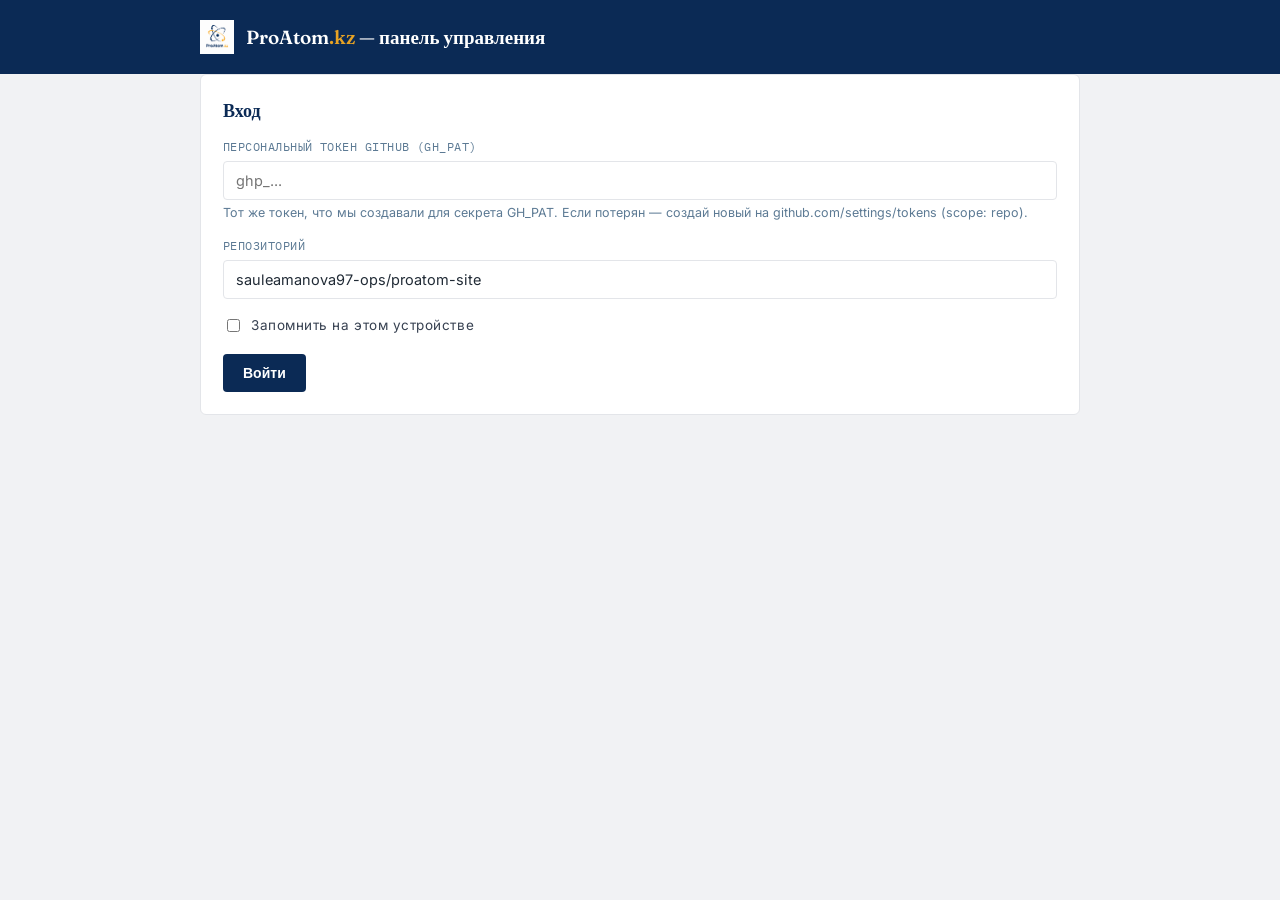
<file: admin.html>
<!DOCTYPE html>
<html lang="ru">
<head>
<meta charset="UTF-8">
<meta name="viewport" content="width=device-width, initial-scale=1.0">
<title>Панель управления — ProAtom.kz</title>
<link rel="icon" href="assets/logo.png">
<link href="https://fonts.googleapis.com/css2?family=Fraunces:wght@600;700&family=Inter:wght@400;500;600;700&family=IBM+Plex+Mono:wght@400;500&display=swap" rel="stylesheet">
<style>
:root{
  --navy:#0B2A55; --navy-2:#123769; --amber:#E8A324; --amber-dim:#C98A17;
  --steel:#5C7A94; --paper:#FFFFFF; --paper-2:#F1F2F4; --ink:#212B36; --ink-soft:#374151;
  --line:#E3E5E9; --radius:6px;
}
*{ box-sizing:border-box; }
body{ margin:0; background:var(--paper-2); color:var(--ink); font-family:'Inter',sans-serif; line-height:1.5; }
.wrap{ max-width:920px; margin:0 auto; padding:0 20px; }
header{ background:var(--navy); color:#fff; padding:20px 0; }
header .wrap{ display:flex; align-items:center; gap:12px; }
header img{ height:34px; }
header h1{ font-family:'Fraunces',serif; font-size:19px; margin:0; font-weight:600; }
header .kz{ color:var(--amber); }
main{ padding:28px 0 80px; }
.card{ background:var(--paper); border:1px solid var(--line); border-radius:var(--radius); padding:22px; margin-bottom:20px; }
.card h2{ font-family:'Fraunces',serif; font-size:18px; color:var(--navy); margin:0 0 14px; }
label{ display:block; font-family:'IBM Plex Mono',monospace; font-size:11.5px; text-transform:uppercase; letter-spacing:.04em; color:var(--steel); margin:14px 0 6px; }
label:first-child{ margin-top:0; }
input[type=text], input[type=password], input[type=date], textarea, select{
  width:100%; padding:10px 12px; border:1px solid var(--line); border-radius:4px;
  font-family:'Inter',sans-serif; font-size:14.5px; color:var(--ink); background:#fff;
}
textarea{ resize:vertical; font-family:'Inter',sans-serif; }
input[type=file]{ margin-top:2px; }
.row2{ display:grid; grid-template-columns:1fr 1fr; gap:14px; }
.btn{
  display:inline-flex; align-items:center; gap:8px; background:var(--navy); color:#fff;
  border:0; padding:11px 20px; border-radius:4px; font-weight:600; font-size:14px; cursor:pointer;
}
.btn:hover{ background:var(--navy-2); }
.btn.secondary{ background:var(--paper-2); color:var(--ink); border:1px solid var(--line); }
.btn.secondary:hover{ background:var(--line); }
.btn.danger{ background:#fff; color:#B3261E; border:1px solid #E7B4AF; }
.btn.danger:hover{ background:#FBEAE9; }
.btn:disabled{ opacity:.5; cursor:not-allowed; }
.tabs{ display:flex; gap:6px; margin-bottom:20px; }
.tab-btn{
  background:none; border:1px solid var(--line); padding:9px 16px; border-radius:4px;
  font-weight:600; font-size:14px; color:var(--steel); cursor:pointer;
}
.tab-btn.active{ background:var(--navy); color:#fff; border-color:var(--navy); }
.hidden{ display:none !important; }
.post-row{
  display:flex; gap:14px; align-items:center; padding:12px 0; border-bottom:1px solid var(--line);
}
.post-row:last-child{ border-bottom:0; }
.post-row img{ width:64px; height:48px; object-fit:cover; border-radius:4px; background:var(--paper-2); flex-shrink:0; }
.post-row .info{ flex:1; min-width:0; }
.post-row .title{ font-weight:600; font-size:14.5px; color:var(--navy); overflow:hidden; text-overflow:ellipsis; white-space:nowrap; }
.post-row .date{ font-family:'IBM Plex Mono',monospace; font-size:11.5px; color:var(--steel); margin-top:2px; }
.post-row .actions{ display:flex; gap:8px; flex-shrink:0; }
.post-row .actions button{ font-size:12.5px; padding:7px 12px; }
.status{ font-size:13.5px; padding:10px 14px; border-radius:4px; margin-bottom:16px; }
.status.ok{ background:#EAF6EC; color:#1E7A34; }
.status.err{ background:#FBEAE9; color:#B3261E; }
.status.info{ background:#EAF1FB; color:#1D4E89; }
.help{ font-size:12.5px; color:var(--steel); margin-top:4px; }
.spinner{ display:inline-block; width:14px; height:14px; border:2px solid rgba(255,255,255,.4); border-top-color:#fff; border-radius:50%; animation:spin .7s linear infinite; }
@keyframes spin{ to{ transform:rotate(360deg); } }
</style>
</head>
<body>

<header>
  <div class="wrap">
    <img src="assets/logo.png" alt="">
    <h1>ProAtom<span class="kz">.kz</span> — панель управления</h1>
  </div>
</header>

<main class="wrap">

  <div id="status-box"></div>

  <!-- ЭКРАН ВХОДА -->
  <div id="login-screen" class="card">
    <h2>Вход</h2>
    <label for="gh-token">Персональный токен GitHub (GH_PAT)</label>
    <input type="password" id="gh-token" placeholder="ghp_...">
    <div class="help">Тот же токен, что мы создавали для секрета GH_PAT. Если потерян — создай новый на github.com/settings/tokens (scope: repo).</div>

    <label for="gh-repo">Репозиторий</label>
    <input type="text" id="gh-repo" value="sauleamanova97-ops/proatom-site">

    <div style="margin-top:16px; display:flex; align-items:center; gap:8px;">
      <input type="checkbox" id="remember" style="width:auto;">
      <label for="remember" style="margin:0; text-transform:none; font-family:'Inter',sans-serif; font-size:13.5px; color:var(--ink-soft);">Запомнить на этом устройстве</label>
    </div>

    <div style="margin-top:18px;">
      <button class="btn" id="login-btn">Войти</button>
    </div>
  </div>

  <!-- ОСНОВНАЯ ПАНЕЛЬ -->
  <div id="panel" class="hidden">
    <div style="display:flex; justify-content:space-between; align-items:center; margin-bottom:18px;">
      <div class="tabs">
        <button class="tab-btn active" data-tab="news">Новости</button>
        <button class="tab-btn" data-tab="contacts">Контакты</button>
      </div>
      <button class="btn secondary" id="logout-btn" style="font-size:13px;">Выйти</button>
    </div>

    <!-- ВКЛАДКА: НОВОСТИ -->
    <div id="tab-news">
      <div class="card">
        <div style="display:flex; justify-content:space-between; align-items:center; margin-bottom:6px;">
          <h2 style="margin:0;">Лента новостей</h2>
          <button class="btn" id="add-post-btn">+ Добавить новость</button>
        </div>
        <div id="post-list"><p class="help">Загрузка…</p></div>
      </div>
    </div>

    <!-- ФОРМА НОВОСТИ (скрыта по умолчанию) -->
    <div id="post-form-card" class="card hidden">
      <h2 id="post-form-title">Новая новость</h2>
      <input type="hidden" id="post-id">

      <label>Заголовок</label>
      <textarea id="post-title" rows="2"></textarea>

      <div class="row2">
        <div>
          <label>Тег 1</label>
          <input type="text" id="post-tag1" placeholder="Казахстан">
        </div>
        <div>
          <label>Тег 2</label>
          <input type="text" id="post-tag2" placeholder="АЭС">
        </div>
      </div>

      <label>Дата (как показывать на сайте)</label>
      <input type="text" id="post-date" placeholder="26 июля 2026">

      <label>Короткий анонс (видно сразу, до нажатия «Читать полностью»)</label>
      <textarea id="post-excerpt" rows="2"></textarea>

      <label>Полный текст</label>
      <textarea id="post-full" rows="8"></textarea>

      <label>Фото</label>
      <input type="file" id="post-image" accept="image/*">
      <div class="help" id="post-image-current"></div>

      <div style="margin-top:20px; display:flex; gap:10px;">
        <button class="btn" id="save-post-btn">Сохранить</button>
        <button class="btn secondary" id="cancel-post-btn">Отмена</button>
      </div>
    </div>

    <!-- ВКЛАДКА: КОНТАКТЫ -->
    <div id="tab-contacts" class="hidden">
      <div class="card">
        <h2>Страница контактов</h2>

        <label>Telegram (username без @)</label>
        <input type="text" id="c-telegram" placeholder="nuclearkz">

        <label>Почта редакции</label>
        <input type="text" id="c-email" placeholder="info@proatom.kz">

        <label>Адрес</label>
        <input type="text" id="c-address" placeholder="Казахстан, город Астана">

        <label>Текст «О проекте»</label>
        <textarea id="c-about" rows="4"></textarea>

        <div style="margin-top:20px;">
          <button class="btn" id="save-contacts-btn">Сохранить</button>
        </div>
      </div>
    </div>

  </div>
</main>

<script>
const REPO_KEY = 'proatom_admin_repo';
const TOKEN_KEY = 'proatom_admin_token';
let TOKEN = '';
let REPO = '';
const MARKER = '<!-- NEW-POSTS-INSERT-HERE -->';

function showStatus(msg, type){
  const box = document.getElementById('status-box');
  box.innerHTML = '<div class="status ' + (type||'info') + '">' + msg + '</div>';
  if (type === 'ok') setTimeout(function(){ box.innerHTML = ''; }, 4000);
}
function clearStatus(){ document.getElementById('status-box').innerHTML = ''; }

function ghHeaders(){
  return {
    'Authorization': 'token ' + TOKEN,
    'Accept': 'application/vnd.github+json'
  };
}

async function ghGetFile(path){
  const res = await fetch('https://api.github.com/repos/' + REPO + '/contents/' + path, { headers: ghHeaders() });
  if (!res.ok) throw new Error('Не удалось загрузить ' + path + ' (код ' + res.status + ')');
  const data = await res.json();
  const content = decodeURIComponent(escape(atob(data.content.replace(/\n/g, ''))));
  return { content: content, sha: data.sha };
}

async function ghPutFile(path, content, sha, message){
  const body = {
    message: message,
    content: btoa(unescape(encodeURIComponent(content))),
    branch: 'main'
  };
  if (sha) body.sha = sha;
  const res = await fetch('https://api.github.com/repos/' + REPO + '/contents/' + path, {
    method: 'PUT',
    headers: Object.assign({'Content-Type':'application/json'}, ghHeaders()),
    body: JSON.stringify(body)
  });
  if (!res.ok) {
    const err = await res.json().catch(function(){ return {}; });
    throw new Error('Ошибка сохранения ' + path + ': ' + (err.message || res.status));
  }
  return res.json();
}

async function ghPutBinaryFile(path, base64, message){
  const res = await fetch('https://api.github.com/repos/' + REPO + '/contents/' + path, {
    method: 'PUT',
    headers: Object.assign({'Content-Type':'application/json'}, ghHeaders()),
    body: JSON.stringify({ message: message, content: base64, branch: 'main' })
  });
  if (!res.ok) {
    const err = await res.json().catch(function(){ return {}; });
    throw new Error('Ошибка загрузки фото: ' + (err.message || res.status));
  }
  return res.json();
}

function fileToBase64(file){
  return new Promise(function(resolve, reject){
    const reader = new FileReader();
    reader.onload = function(){ resolve(reader.result.split(',')[1]); };
    reader.onerror = reject;
    reader.readAsDataURL(file);
  });
}

function escapeHtml(str){
  const div = document.createElement('div');
  div.textContent = str;
  return div.innerHTML;
}

// ---------- Разбор index.html на отдельные новости ----------
function parsePosts(html){
  const posts = [];
  const re = /<article class="post" id="([^"]+)">([\s\S]*?)<\/article>/g;
  let m;
  while ((m = re.exec(html)) !== null) {
    const id = m[1];
    const block = m[2];
    const img = (block.match(/<div class="post-media"><img src="([^"]*)"/) || [])[1] || '';
    const tags = [];
    const tagRe = /<span class="post-tag">([^<]*)<\/span>/g;
    let tm;
    while ((tm = tagRe.exec(block)) !== null) tags.push(tm[1]);
    const title = (block.match(/<h3><a href="[^"]*">([\s\S]*?)<\/a><\/h3>/) || [])[1] || '';
    const excerpt = (block.match(/<p class="post-excerpt">([\s\S]*?)<\/p>/) || [])[1] || '';
    const full = (block.match(/<p class="post-full">([\s\S]*?)<\/p>/) || [])[1] || '';
    const date = (block.match(/<div class="meta"><span>([^<]*)<\/span>/) || [])[1] || '';
    posts.push({ id: id, img: img, tags: tags, title: title, excerpt: excerpt, full: full, date: date });
  }
  return posts;
}

function buildArticleHtml(post){
  const tags = [post.tag1, post.tag2].filter(Boolean)
    .map(function(t){ return '<span class="post-tag">' + escapeHtml(t) + '</span>'; }).join('');
  return '\n        <article class="post" id="' + post.id + '">\n' +
    '          <div class="post-media"><img src="' + post.img + '" alt=""></div>\n' +
    '          <div class="post-body">\n' +
    '            <div class="post-tags">' + tags + '</div>\n' +
    '            <h3><a href="#' + post.id + '">' + escapeHtml(post.title) + '</a></h3>\n' +
    '            <p class="post-excerpt">' + escapeHtml(post.excerpt) + '</p>\n' +
    '            <p class="post-full">' + escapeHtml(post.full) + '</p>\n' +
    '            <div class="meta"><span>' + escapeHtml(post.date) + '</span><span class="dot">·</span><span class="views-count" data-post="' + post.id + '"></span></div>\n' +
    '            <button class="read-more" data-target="' + post.id + '">Читать полностью →</button>\n' +
    '          </div>\n' +
    '        </article>\n';
}

// ---------- Загрузка и отображение списка новостей ----------
let currentIndexHtml = '';
let currentIndexSha = '';

async function loadPosts(){
  document.getElementById('post-list').innerHTML = '<p class="help">Загрузка…</p>';
  try {
    const file = await ghGetFile('index.html');
    currentIndexHtml = file.content;
    currentIndexSha = file.sha;
    const posts = parsePosts(currentIndexHtml);
    renderPostList(posts);
  } catch (e) {
    document.getElementById('post-list').innerHTML = '';
    showStatus(e.message, 'err');
  }
}

function renderPostList(posts){
  const el = document.getElementById('post-list');
  if (posts.length === 0) {
    el.innerHTML = '<p class="help">Новостей пока нет.</p>';
    return;
  }
  el.innerHTML = posts.map(function(p){
    return '<div class="post-row">' +
      '<img src="' + p.img + '" alt="">' +
      '<div class="info"><div class="title">' + escapeHtml(p.title) + '</div><div class="date">' + escapeHtml(p.date) + '</div></div>' +
      '<div class="actions">' +
      '<button class="btn secondary" data-edit="' + p.id + '">Править</button>' +
      '<button class="btn danger" data-delete="' + p.id + '">Удалить</button>' +
      '</div></div>';
  }).join('');

  el.querySelectorAll('[data-edit]').forEach(function(btn){
    btn.addEventListener('click', function(){
      const id = btn.getAttribute('data-edit');
      const post = posts.find(function(p){ return p.id === id; });
      openPostForm(post);
    });
  });
  el.querySelectorAll('[data-delete]').forEach(function(btn){
    btn.addEventListener('click', function(){
      const id = btn.getAttribute('data-delete');
      if (confirm('Удалить эту новость? Действие необратимо.')) deletePost(id);
    });
  });
}

function openPostForm(post){
  document.getElementById('post-form-card').classList.remove('hidden');
  document.getElementById('add-post-btn').classList.add('hidden');
  document.getElementById('post-image').value = '';

  if (post) {
    document.getElementById('post-form-title').textContent = 'Редактировать новость';
    document.getElementById('post-id').value = post.id;
    document.getElementById('post-title').value = post.title;
    document.getElementById('post-tag1').value = post.tags[0] || '';
    document.getElementById('post-tag2').value = post.tags[1] || '';
    document.getElementById('post-date').value = post.date;
    document.getElementById('post-excerpt').value = post.excerpt;
    document.getElementById('post-full').value = post.full;
    document.getElementById('post-image-current').textContent = 'Текущее фото: ' + post.img + ' (оставь поле пустым, чтобы не менять)';
    document.getElementById('post-form-card').dataset.existingImg = post.img;
  } else {
    document.getElementById('post-form-title').textContent = 'Новая новость';
    document.getElementById('post-id').value = '';
    document.getElementById('post-title').value = '';
    document.getElementById('post-tag1').value = '';
    document.getElementById('post-tag2').value = '';
    var now = new Date();
    var months = ['января','февраля','марта','апреля','мая','июня','июля','августа','сентября','октября','ноября','декабря'];
    document.getElementById('post-date').value = now.getDate() + ' ' + months[now.getMonth()] + ' ' + now.getFullYear();
    document.getElementById('post-excerpt').value = '';
    document.getElementById('post-full').value = '';
    document.getElementById('post-image-current').textContent = '';
    document.getElementById('post-form-card').dataset.existingImg = '';
  }
  document.getElementById('post-form-card').scrollIntoView({behavior:'smooth'});
}

function closePostForm(){
  document.getElementById('post-form-card').classList.add('hidden');
  document.getElementById('add-post-btn').classList.remove('hidden');
}

async function savePost(){
  const btn = document.getElementById('save-post-btn');
  btn.disabled = true;
  btn.innerHTML = '<span class="spinner"></span> Сохраняю…';
  clearStatus();
  try {
    let id = document.getElementById('post-id').value;
    const isNew = !id;
    if (isNew) id = 'post-' + Date.now();

    let imgPath = document.getElementById('post-form-card').dataset.existingImg || '';
    const fileInput = document.getElementById('post-image');
    if (fileInput.files && fileInput.files[0]) {
      const file = fileInput.files[0];
      const base64 = await fileToBase64(file);
      const ext = (file.name.split('.').pop() || 'jpg').toLowerCase();
      const filename = 'assets/admin-' + Date.now() + '.' + ext;
      await ghPutBinaryFile(filename, base64, 'Загрузка фото через панель управления');
      imgPath = filename;
    }

    const post = {
      id: id,
      img: imgPath,
      tag1: document.getElementById('post-tag1').value.trim(),
      tag2: document.getElementById('post-tag2').value.trim(),
      title: document.getElementById('post-title').value.trim(),
      excerpt: document.getElementById('post-excerpt').value.trim(),
      full: document.getElementById('post-full').value.trim(),
      date: document.getElementById('post-date').value.trim()
    };

    const fresh = await ghGetFile('index.html');
    let html = fresh.content;
    const articleHtml = buildArticleHtml(post);

    const existingRe = new RegExp('<article class="post" id="' + id + '">[\\s\\S]*?<\\/article>\\n?');
    if (existingRe.test(html)) {
      html = html.replace(existingRe, articleHtml.trim() + '\n');
    } else {
      html = html.replace(MARKER, MARKER + articleHtml);
    }

    await ghPutFile('index.html', html, fresh.sha, (isNew ? 'Добавлена новость' : 'Отредактирована новость') + ' (панель управления)');
    showStatus('Сохранено. Сайт обновится в течение минуты.', 'ok');
    closePostForm();
    loadPosts();
  } catch (e) {
    showStatus(e.message, 'err');
  } finally {
    btn.disabled = false;
    btn.textContent = 'Сохранить';
  }
}

async function deletePost(id){
  clearStatus();
  showStatus('Удаляю…', 'info');
  try {
    const fresh = await ghGetFile('index.html');
    let html = fresh.content;
    const existingRe = new RegExp('<article class="post" id="' + id + '">[\\s\\S]*?<\\/article>\\n?');
    html = html.replace(existingRe, '');
    await ghPutFile('index.html', html, fresh.sha, 'Удалена новость (панель управления)');
    showStatus('Новость удалена.', 'ok');
    loadPosts();
  } catch (e) {
    showStatus(e.message, 'err');
  }
}

// ---------- Контакты ----------
async function loadContacts(){
  try {
    const file = await ghGetFile('contacts.html');
    const html = file.content;
    const tg = (html.match(/id="contact-telegram" href="https:\/\/t\.me\/([^"]*)"/) || [])[1] || '';
    const email = (html.match(/id="contact-email">([^<]*)<\/div>/) || [])[1] || '';
    const address = (html.match(/id="contact-address">([^<]*)<\/div>/) || [])[1] || '';
    const about = (html.match(/id="contact-about">([\s\S]*?)<\/p>/) || [])[1] || '';
    document.getElementById('c-telegram').value = tg;
    document.getElementById('c-email').value = email === '—' ? '' : email;
    document.getElementById('c-address').value = address;
    document.getElementById('c-about').value = about.trim();
  } catch (e) {
    showStatus(e.message, 'err');
  }
}

async function saveContacts(){
  const btn = document.getElementById('save-contacts-btn');
  btn.disabled = true;
  btn.innerHTML = '<span class="spinner"></span> Сохраняю…';
  clearStatus();
  try {
    const fresh = await ghGetFile('contacts.html');
    let html = fresh.content;

    const tg = document.getElementById('c-telegram').value.trim().replace(/^@/, '');
    const email = document.getElementById('c-email').value.trim() || '—';
    const address = document.getElementById('c-address').value.trim();
    const about = document.getElementById('c-about').value.trim();

    html = html.replace(/id="contact-telegram" href="https:\/\/t\.me\/[^"]*"([^>]*)>[^<]*</,
      'id="contact-telegram" href="https://t.me/' + tg + '"$1>@' + tg + '<');
    html = html.replace(/id="contact-email">[^<]*</, 'id="contact-email">' + escapeHtml(email) + '<');
    html = html.replace(/id="contact-address">[^<]*</, 'id="contact-address">' + escapeHtml(address) + '<');
    html = html.replace(/id="contact-about">[\s\S]*?<\/p>/, 'id="contact-about">' + escapeHtml(about) + '</p>');

    await ghPutFile('contacts.html', html, fresh.sha, 'Обновлена страница контактов (панель управления)');
    showStatus('Сохранено. Сайт обновится в течение минуты.', 'ok');
  } catch (e) {
    showStatus(e.message, 'err');
  } finally {
    btn.disabled = false;
    btn.textContent = 'Сохранить';
  }
}

// ---------- Вход / выход ----------
function tryAutoLogin(){
  const savedToken = localStorage.getItem(TOKEN_KEY);
  const savedRepo = localStorage.getItem(REPO_KEY);
  if (savedToken && savedRepo) {
    TOKEN = savedToken; REPO = savedRepo;
    enterPanel();
  }
}

function enterPanel(){
  document.getElementById('login-screen').classList.add('hidden');
  document.getElementById('panel').classList.remove('hidden');
  loadPosts();
  loadContacts();
}

document.getElementById('login-btn').addEventListener('click', function(){
  const token = document.getElementById('gh-token').value.trim();
  const repo = document.getElementById('gh-repo').value.trim();
  if (!token || !repo) { showStatus('Заполни токен и репозиторий.', 'err'); return; }
  TOKEN = token; REPO = repo;
  if (document.getElementById('remember').checked) {
    localStorage.setItem(TOKEN_KEY, token);
    localStorage.setItem(REPO_KEY, repo);
  }
  clearStatus();
  enterPanel();
});

document.getElementById('logout-btn').addEventListener('click', function(){
  localStorage.removeItem(TOKEN_KEY);
  localStorage.removeItem(REPO_KEY);
  TOKEN = ''; REPO = '';
  document.getElementById('panel').classList.add('hidden');
  document.getElementById('login-screen').classList.remove('hidden');
  document.getElementById('gh-token').value = '';
});

document.getElementById('add-post-btn').addEventListener('click', function(){ openPostForm(null); });
document.getElementById('cancel-post-btn').addEventListener('click', closePostForm);
document.getElementById('save-post-btn').addEventListener('click', savePost);
document.getElementById('save-contacts-btn').addEventListener('click', saveContacts);

document.querySelectorAll('.tab-btn').forEach(function(btn){
  btn.addEventListener('click', function(){
    document.querySelectorAll('.tab-btn').forEach(function(b){ b.classList.remove('active'); });
    btn.classList.add('active');
    const tab = btn.getAttribute('data-tab');
    document.getElementById('tab-news').classList.toggle('hidden', tab !== 'news');
    document.getElementById('post-form-card').classList.add('hidden');
    document.getElementById('add-post-btn').classList.remove('hidden');
    document.getElementById('tab-contacts').classList.toggle('hidden', tab !== 'contacts');
  });
});

tryAutoLogin();
</script>

</body>
</html>
</file>
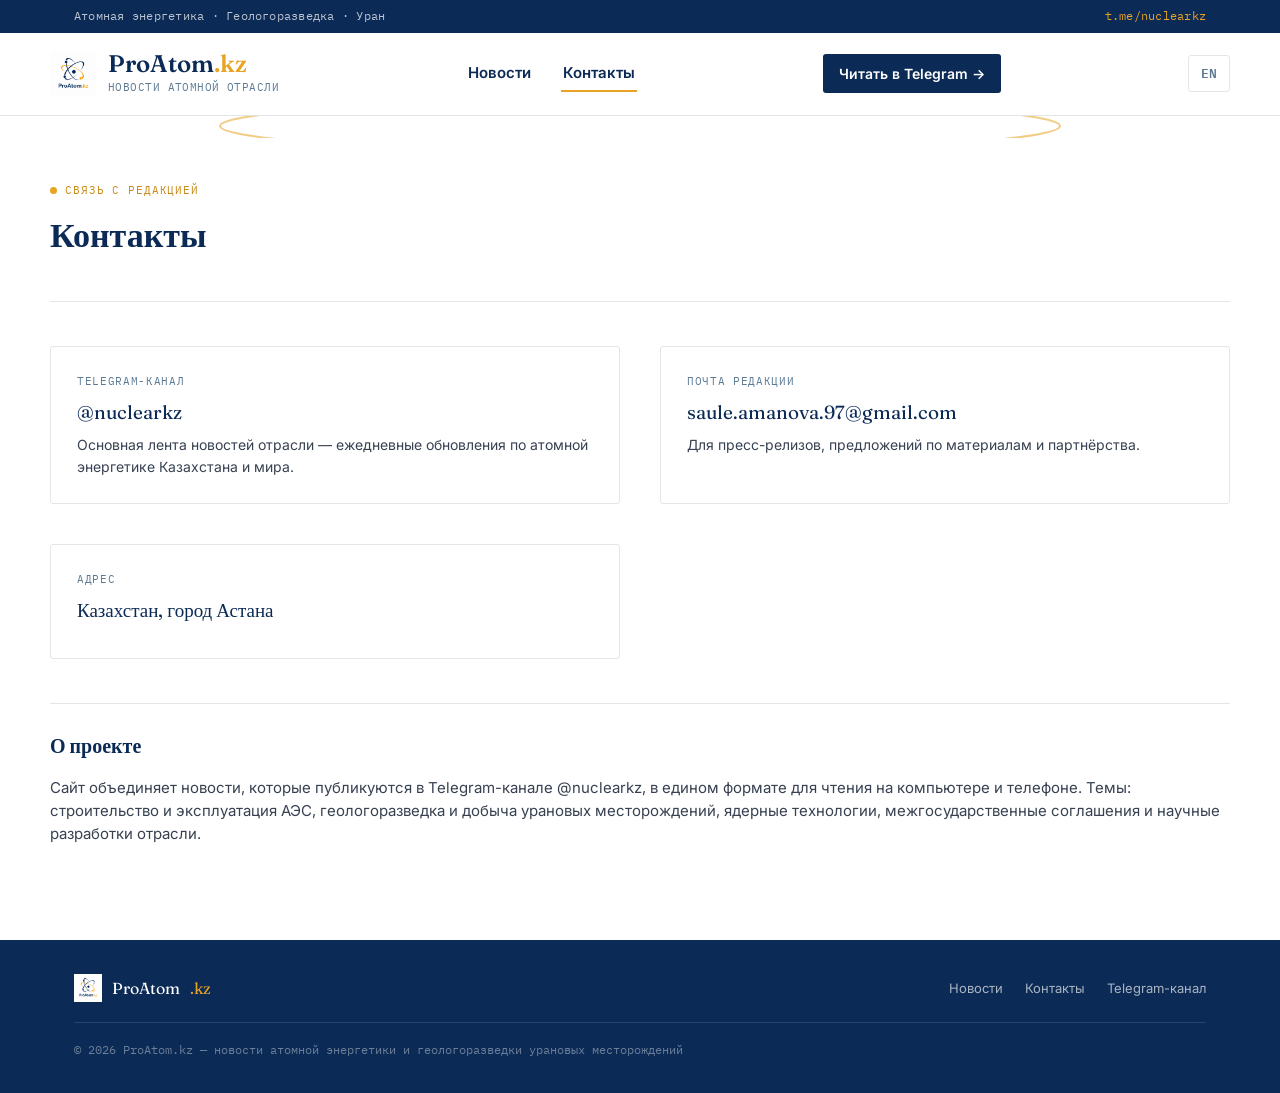
<file: contacts.html>
<!DOCTYPE html>
<html lang="ru">
<head>
<meta charset="UTF-8">
<meta name="viewport" content="width=device-width, initial-scale=1.0">
<title>Контакты — ProAtom.kz</title>
<link rel="icon" href="assets/logo.png">
<link rel="preconnect" href="https://fonts.googleapis.com">
<link href="https://fonts.googleapis.com/css2?family=Fraunces:wght@500;600;700&family=Inter:wght@400;500;600;700&family=IBM+Plex+Mono:wght@400;500&display=swap" rel="stylesheet">
<link rel="stylesheet" href="style.css">
</head>
<body>

<div class="topbar">
  <div class="wrap">
    <span>Атомная энергетика · Геологоразведка · Уран</span>
    <span class="tag">t.me/nuclearkz</span>
  </div>
</div>

<header class="site-header">
  <div class="wrap header-inner">
    <a href="index.html" class="brand">
      <img src="assets/logo.png" alt="ProAtom.kz">
      <div>
        <div class="name">ProAtom<span class="kz">.kz</span></div>
        <div class="tagline">НОВОСТИ АТОМНОЙ ОТРАСЛИ</div>
      </div>
    </a>
    <nav class="main-nav">
      <a href="index.html">Новости</a>
      <a href="contacts.html" class="active">Контакты</a>
    </nav>
    <a class="tg-btn" href="https://t.me/nuclearkz" target="_blank" rel="noopener">Читать в Telegram →</a>
    <a class="lang-switch" href="en/contacts.html">EN</a>
    <button class="nav-toggle" id="nav-toggle" aria-label="Меню">
      <svg fill="none" viewBox="0 0 24 24" stroke-width="2"><path stroke-linecap="round" stroke-linejoin="round" d="M4 6h16M4 12h16M4 18h16"/></svg>
    </button>
  </div>
  <div class="mobile-menu" id="mobile-menu">
    <a href="index.html">Новости</a>
    <a href="contacts.html">Контакты</a>
    <a href="en/contacts.html">English version</a>
    <a href="https://t.me/nuclearkz" target="_blank" rel="noopener">Читать в Telegram →</a>
  </div>
</header>

<div class="orbit-divider">
  <svg viewBox="0 0 900 160" xmlns="http://www.w3.org/2000/svg">
    <ellipse cx="450" cy="80" rx="420" ry="26" fill="none" stroke="#E8A324" stroke-width="2" opacity="0.55"/>
  </svg>
</div>

<main>
  <div class="wrap page-header">
    <div class="eyebrow">Связь с редакцией</div>
    <h1>Контакты</h1>
  </div>

  <div class="wrap contact-grid">
    <div class="contact-card">
      <div class="label">Telegram-канал</div>
      <div class="value"><a id="contact-telegram" href="https://t.me/nuclearkz" target="_blank" rel="noopener">@nuclearkz</a></div>
      <div class="desc">Основная лента новостей отрасли — ежедневные обновления по атомной энергетике Казахстана и мира.</div>
    </div>

    <div class="contact-card">
      <div class="label">Почта редакции</div>
      <div class="value" id="contact-email">saule.amanova.97@gmail.com</div>
      <div class="desc">Для пресс-релизов, предложений по материалам и партнёрства.</div>
    </div>

    <div class="contact-card">
      <div class="label">Адрес</div>
      <div class="value" id="contact-address">Казахстан, город Астана</div>
    </div>

    <div class="about-block" style="grid-column: 1 / -1;">
      <h2>О проекте</h2>
      <p id="contact-about">Сайт объединяет новости, которые публикуются в Telegram-канале @nuclearkz, в едином формате для чтения на компьютере и телефоне. Темы: строительство и эксплуатация АЭС, геологоразведка и добыча урановых месторождений, ядерные технологии, межгосударственные соглашения и научные разработки отрасли.</p>
    </div>
  </div>
</main>

<footer>
  <div class="wrap">
    <div class="f-brand"><img src="assets/logo.png" alt="" style="height:28px;width:auto;"> ProAtom<span class="kz">.kz</span></div>
    <div class="f-links">
      <a href="index.html">Новости</a>
      <a href="contacts.html">Контакты</a>
      <a href="https://t.me/nuclearkz" target="_blank" rel="noopener">Telegram-канал</a>
    </div>
    <div class="copyright">© 2026 ProAtom.kz — новости атомной энергетики и геологоразведки урановых месторождений</div>
  </div>
</footer>

<script>
document.getElementById('nav-toggle').addEventListener('click', function(){
  document.getElementById('mobile-menu').classList.toggle('open');
});
</script>

</body>
</html>
</file>
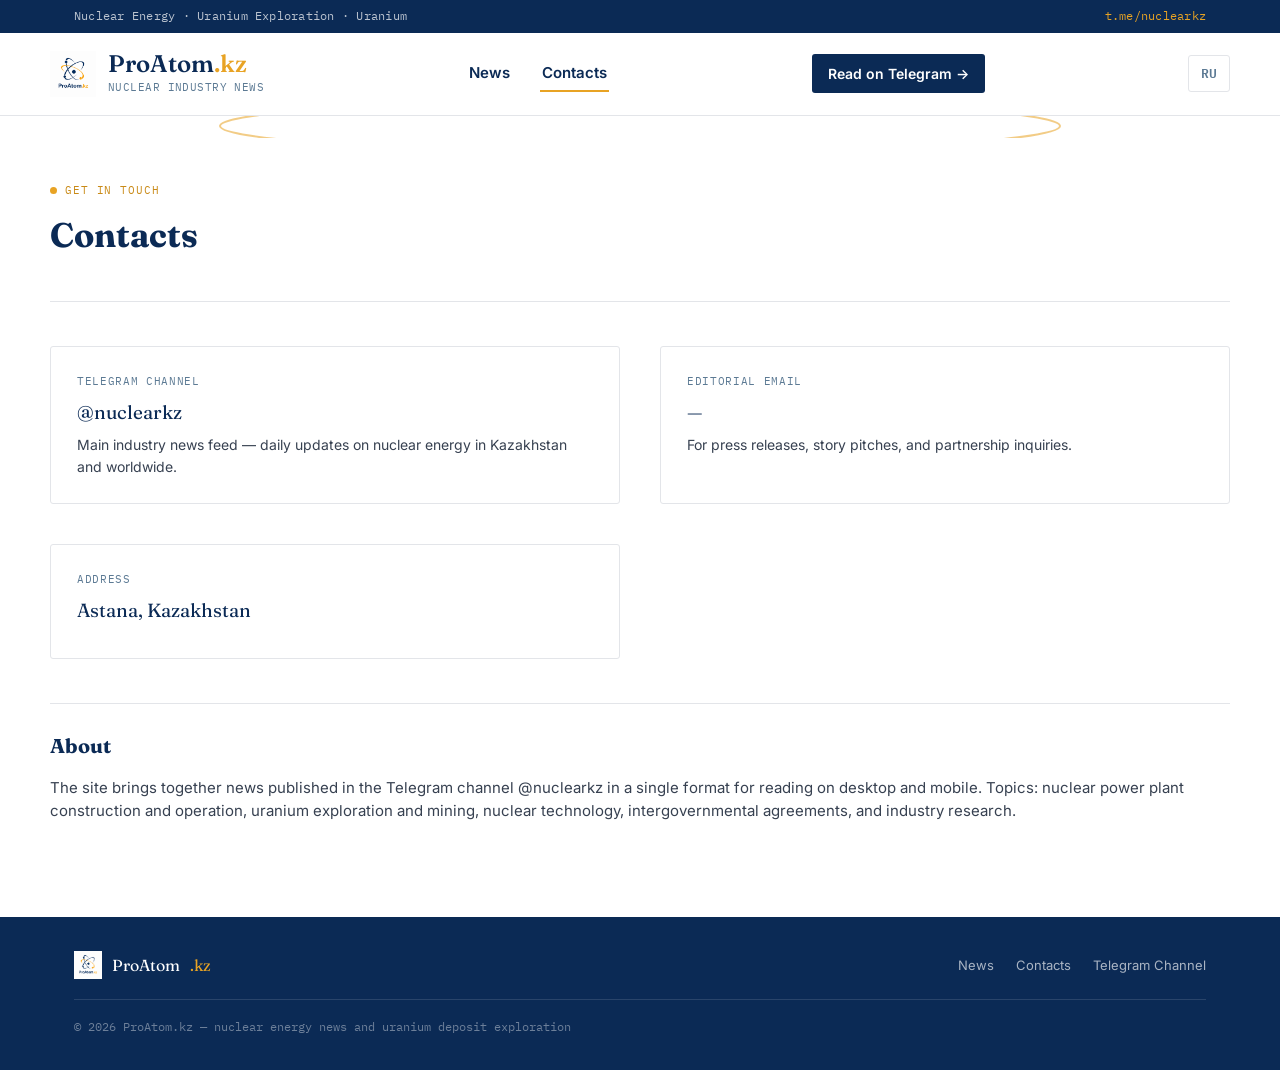
<file: en/contacts.html>
<!DOCTYPE html>
<html lang="en">
<head>
<meta charset="UTF-8">
<meta name="viewport" content="width=device-width, initial-scale=1.0">
<title>Contacts — ProAtom.kz</title>
<link rel="icon" href="../assets/logo.png">
<link rel="preconnect" href="https://fonts.googleapis.com">
<link href="https://fonts.googleapis.com/css2?family=Fraunces:wght@500;600;700&family=Inter:wght@400;500;600;700&family=IBM+Plex+Mono:wght@400;500&display=swap" rel="stylesheet">
<link rel="stylesheet" href="../style.css">
</head>
<body>

<div class="topbar">
  <div class="wrap">
    <span>Nuclear Energy · Uranium Exploration · Uranium</span>
    <span class="tag">t.me/nuclearkz</span>
  </div>
</div>

<header class="site-header">
  <div class="wrap header-inner">
    <a href="index.html" class="brand">
      <img src="../assets/logo.png" alt="ProAtom.kz">
      <div>
        <div class="name">ProAtom<span class="kz">.kz</span></div>
        <div class="tagline">NUCLEAR INDUSTRY NEWS</div>
      </div>
    </a>
    <nav class="main-nav">
      <a href="index.html">News</a>
      <a href="contacts.html" class="active">Contacts</a>
    </nav>
    <a class="tg-btn" href="https://t.me/nuclearkz" target="_blank" rel="noopener">Read on Telegram →</a>
    <a class="lang-switch" href="../contacts.html">RU</a>
    <button class="nav-toggle" id="nav-toggle" aria-label="Menu">
      <svg fill="none" viewBox="0 0 24 24" stroke-width="2"><path stroke-linecap="round" stroke-linejoin="round" d="M4 6h16M4 12h16M4 18h16"/></svg>
    </button>
  </div>
  <div class="mobile-menu" id="mobile-menu">
    <a href="index.html">News</a>
    <a href="contacts.html">Contacts</a>
    <a href="../contacts.html">Русская версия</a>
    <a href="https://t.me/nuclearkz" target="_blank" rel="noopener">Read on Telegram →</a>
  </div>
</header>

<div class="orbit-divider">
  <svg viewBox="0 0 900 160" xmlns="http://www.w3.org/2000/svg">
    <ellipse cx="450" cy="80" rx="420" ry="26" fill="none" stroke="#E8A324" stroke-width="2" opacity="0.55"/>
  </svg>
</div>

<main>
  <div class="wrap page-header">
    <div class="eyebrow">Get in touch</div>
    <h1>Contacts</h1>
  </div>

  <div class="wrap contact-grid">
    <div class="contact-card">
      <div class="label">Telegram Channel</div>
      <div class="value"><a href="https://t.me/nuclearkz" target="_blank" rel="noopener">@nuclearkz</a></div>
      <div class="desc">Main industry news feed — daily updates on nuclear energy in Kazakhstan and worldwide.</div>
    </div>

    <div class="contact-card">
      <div class="label">Editorial Email</div>
      <div class="value">—</div>
      <div class="desc">For press releases, story pitches, and partnership inquiries.</div>
    </div>

    <div class="contact-card">
      <div class="label">Address</div>
      <div class="value">Astana, Kazakhstan</div>
    </div>

    <div class="about-block" style="grid-column: 1 / -1;">
      <h2>About</h2>
      <p>The site brings together news published in the Telegram channel @nuclearkz in a single format for reading on desktop and mobile. Topics: nuclear power plant construction and operation, uranium exploration and mining, nuclear technology, intergovernmental agreements, and industry research.</p>
    </div>
  </div>
</main>

<footer>
  <div class="wrap">
    <div class="f-brand"><img src="../assets/logo.png" alt="" style="height:28px;width:auto;"> ProAtom<span class="kz">.kz</span></div>
    <div class="f-links">
      <a href="index.html">News</a>
      <a href="contacts.html">Contacts</a>
      <a href="https://t.me/nuclearkz" target="_blank" rel="noopener">Telegram Channel</a>
    </div>
    <div class="copyright">© 2026 ProAtom.kz — nuclear energy news and uranium deposit exploration</div>
  </div>
</footer>

<script>
document.getElementById('nav-toggle').addEventListener('click', function(){
  document.getElementById('mobile-menu').classList.toggle('open');
});
</script>

</body>
</html>
</file>
<file: style.css>
/* ProAtom.kz — design tokens
   Derived from the logo: deep navy + amber orbit on white.
   Two muted supporting tones added: a desaturated steel-blue and a warm paper/line pair,
   so the palette works as a calm news-reading surface rather than a poster. */

:root{
  --navy:      #0B2A55;   /* logo navy — headlines, nav, primary ink */
  --navy-2:    #123769;   /* slightly lighter navy for hovers/gradients */
  --amber:     #E8A324;   /* logo amber — accent, tags, links */
  --amber-dim: #C98A17;   /* amber hover/active */
  --steel:     #5C7A94;   /* muted blue-grey — meta text, secondary accent */
  --paper:     #FFFFFF;   /* page background — white */
  --paper-2:   #F1F2F4;   /* card / section background, one step off white */
  --ink:       #212B36;   /* body text */
  --ink-soft:  #374151;   /* secondary body text — darkened for sharper contrast */
  --line:      #E3E5E9;   /* hairline borders/dividers */
  --white:     #FFFFFF;

  --font-display: 'Fraunces', Georgia, 'Times New Roman', serif;
  --font-body: 'Inter', -apple-system, Segoe UI, sans-serif;
  --font-mono: 'IBM Plex Mono', ui-monospace, monospace;

  --radius: 3px;
  --container: 1180px;
}

*{ box-sizing: border-box; }
html{ scroll-behavior: smooth; }
body{
  margin:0;
  background: var(--paper);
  color: var(--ink);
  font-family: var(--font-body);
  line-height: 1.55;
  -webkit-font-smoothing: antialiased;
}

a{ color: inherit; text-decoration: none; }
img{ max-width:100%; display:block; }

.wrap{
  max-width: var(--container);
  margin: 0 auto;
  padding: 0 24px;
}

/* ---------- Top utility bar ---------- */
.topbar{
  background: var(--navy);
  color: rgba(255,255,255,.72);
  font-family: var(--font-mono);
  font-size: 12px;
  letter-spacing: .02em;
}
.topbar .wrap{
  display:flex;
  justify-content: space-between;
  align-items:center;
  padding-top:7px;
  padding-bottom:7px;
  flex-wrap: wrap;
  gap:6px;
}
.topbar .tag{ color: var(--amber); }

/* ---------- Header ---------- */
header.site-header{
  background: var(--white);
  border-bottom: 1px solid var(--line);
  position: relative;
}
.header-inner{
  display:flex;
  align-items:center;
  justify-content:space-between;
  padding: 18px 0;
  gap: 24px;
}
.brand{
  display:flex;
  align-items:center;
  gap:12px;
}
.brand img{ height:46px; width:auto; }
.brand .name{
  font-family: var(--font-display);
  font-weight: 600;
  font-size: 24px;
  color: var(--navy);
  line-height:1;
}
.brand .name .kz{ color: var(--amber); }
.brand .tagline{
  font-family: var(--font-mono);
  font-size: 11px;
  color: var(--steel);
  letter-spacing: .04em;
  margin-top:3px;
}

nav.main-nav{
  display:flex;
  align-items:center;
  gap: 28px;
  font-size: 15px;
  font-weight:600;
}
nav.main-nav a{
  color: var(--navy);
  padding: 6px 2px;
  border-bottom: 2px solid transparent;
  transition: border-color .15s, color .15s;
}
nav.main-nav a:hover{ color: var(--amber-dim); }
nav.main-nav a.active{ border-bottom-color: var(--amber); }

.tg-btn{
  display:inline-flex;
  align-items:center;
  gap:8px;
  background: var(--navy);
  color: var(--white) !important;
  padding: 9px 16px;
  border-radius: var(--radius);
  font-size: 14px;
  font-weight:600;
  transition: background .15s;
  white-space: nowrap;
}
.tg-btn:hover{ background: var(--navy-2); }
.lang-switch{
  font-family: var(--font-mono);
  font-size: 12.5px; font-weight:600;
  color: var(--steel);
  border: 1px solid var(--line);
  padding: 8px 12px; border-radius: var(--radius);
  white-space: nowrap;
}
.lang-switch:hover{ color: var(--navy); border-color: var(--navy); }

/* mobile nav toggle */
.nav-toggle{ display:none; background:none; border:0; cursor:pointer; padding:6px; flex-shrink:0; }
.nav-toggle svg{ width:26px; height:26px; stroke:var(--navy); }

.mobile-menu{
  display:none;
  position:absolute;
  top:100%; left:0; right:0;
  background: var(--white);
  border-bottom: 1px solid var(--line);
  box-shadow: 0 8px 16px rgba(11,42,85,.08);
  flex-direction: column;
  padding: 8px 24px 18px;
  z-index: 60;
}
.mobile-menu.open{ display:flex; }
.mobile-menu a{
  padding: 12px 0;
  font-weight: 600;
  color: var(--navy);
  border-bottom: 1px solid var(--line);
  font-size: 15px;
}
.mobile-menu a:last-child{ border-bottom: 0; color: var(--amber-dim); }

/* ---------- Signature: orbit divider ---------- */
.orbit-divider{
  position:relative;
  height: 22px;
  overflow: hidden;
  background: var(--paper);
}
.orbit-divider svg{
  position:absolute;
  top:-70px;
  left:50%;
  transform: translateX(-50%);
  width: 900px;
  max-width: none;
}

/* ---------- Hero ---------- */
.hero{
  padding: 36px 0 12px;
}
.hero-grid{
  display:grid;
  grid-template-columns: 1.6fr 1fr;
  gap: 32px;
}
.hero-card{
  position:relative;
  border-radius: var(--radius);
  overflow:hidden;
  background: var(--navy);
  color: var(--white);
  min-height: 420px;
  display:flex;
  align-items:flex-end;
}
.hero-card img{
  position:absolute; inset:0;
  width:100%; height:100%;
  object-fit: cover;
  opacity: .55;
}
.hero-card .overlay{
  position:relative;
  z-index:1;
  padding: 28px 30px 30px;
  background: linear-gradient(180deg, rgba(11,42,85,0) 0%, rgba(11,42,85,.85) 55%, rgba(11,42,85,.97) 100%);
  width:100%;
}
.eyebrow{
  font-family: var(--font-mono);
  font-size: 11px;
  letter-spacing: .08em;
  text-transform: uppercase;
  color: var(--amber);
  margin-bottom: 10px;
  display:flex;
  align-items:center;
  gap:8px;
}
.eyebrow::before{
  content:"";
  width: 7px; height:7px;
  border-radius:50%;
  background: var(--amber);
  display:inline-block;
}
.hero-card h1{
  font-family: var(--font-display);
  font-size: 30px;
  line-height:1.22;
  margin: 0 0 10px;
  font-weight: 600;
}
.hero-card .excerpt{
  font-size: 14.5px;
  color: rgba(255,255,255,.82);
  max-width: 46ch;
}
.meta{
  font-family: var(--font-mono);
  font-size: 12px;
  color: var(--steel);
  display:flex;
  align-items:center;
  gap: 10px;
  margin-top: 12px;
}
.hero-card .meta{ color: rgba(255,255,255,.65); }
.meta .dot{ opacity:.5; }
.views-count:not(:empty)::before{ content: "👁 "; opacity:.7; }

.side-list{
  display:flex;
  flex-direction:column;
  gap: 18px;
}
.side-list h3{
  font-family: var(--font-mono);
  font-size: 12px;
  letter-spacing:.08em;
  text-transform:uppercase;
  color: var(--steel);
  margin: 0 0 4px;
  padding-bottom: 10px;
  border-bottom: 1px solid var(--line);
}
.side-item{
  display:flex;
  gap: 14px;
  padding-bottom: 16px;
  border-bottom: 1px solid var(--line);
}
.side-item:last-child{ border-bottom:0; padding-bottom:0; }
.side-item img{
  width: 84px; height: 64px;
  object-fit: cover;
  border-radius: var(--radius);
  flex-shrink:0;
}
.side-item .title{
  font-family: var(--font-display);
  font-weight:600;
  font-size: 15px;
  line-height:1.3;
  color: var(--navy);
  margin-bottom: 6px;
}
.side-item:hover .title{ color: var(--amber-dim); }
.side-item .meta{ margin-top:0; font-size:11px; }

/* ---------- Feed ---------- */
.feed-section{ padding: 46px 0 60px; }
.section-head{
  display:flex;
  align-items:baseline;
  justify-content:space-between;
  margin-bottom: 26px;
  padding-bottom: 14px;
  border-bottom: 2px solid var(--navy);
}
.section-head h2{
  font-family: var(--font-display);
  font-size: 22px;
  color: var(--navy);
  margin:0;
}
.section-head .count{
  font-family: var(--font-mono);
  font-size: 12px;
  color: var(--steel);
}

.feed{
  display:flex;
  flex-direction:column;
  gap: 0;
}
.post{
  display:grid;
  grid-template-columns: 260px 1fr;
  gap: 26px;
  padding: 28px 0;
  border-bottom: 1px solid var(--line);
}
.post-media{
  border-radius: var(--radius);
  overflow:hidden;
  background: var(--paper-2);
  aspect-ratio: 4/3;
}
.post-media img{ width:100%; height:100%; object-fit:cover; }
.post-body h3{
  font-family: var(--font-display);
  font-size: 21px;
  line-height:1.3;
  color: var(--navy);
  margin: 2px 0 10px;
  font-weight:600;
}
.post-body h3 a:hover{ color: var(--amber-dim); }
.post-tags{
  display:flex;
  gap:8px;
  margin-bottom:10px;
}
.post-tag{
  font-family: var(--font-mono);
  font-size: 10.5px;
  letter-spacing: .03em;
  text-transform: uppercase;
  color: var(--navy);
  background: var(--paper-2);
  border: 1px solid var(--line);
  padding: 3px 8px;
  border-radius: var(--radius);
}
.post-excerpt{
  color: var(--ink-soft);
  font-size: 15px;
  margin: 0 0 12px;
}
.post-full{
  display:none;
  color: var(--ink-soft);
  font-size: 15px;
  margin: 0 0 12px;
  white-space: pre-line;
}
.post-full.open{ display:block; }
.post-excerpt.hidden{ display:none; }
.read-more{
  font-family: var(--font-mono);
  font-size: 12.5px;
  color: var(--amber-dim);
  font-weight:600;
  background:none;
  border:0;
  padding:0;
  cursor:pointer;
}
.read-more:hover{ color: var(--navy); }

/* ---------- Contacts page ---------- */
.page-header{
  padding: 44px 0 30px;
  border-bottom: 1px solid var(--line);
}
.page-header .eyebrow{ color: var(--amber-dim); }
.page-header h1{
  font-family: var(--font-display);
  font-size: 34px;
  color: var(--navy);
  margin: 0 0 10px;
}
.page-header p{
  color: var(--ink-soft);
  max-width: 60ch;
  margin:0;
}

.contact-grid{
  padding: 44px 0 60px;
  display:grid;
  grid-template-columns: 1fr 1fr;
  gap: 40px;
}
.contact-card{
  background: var(--white);
  border: 1px solid var(--line);
  border-radius: var(--radius);
  padding: 26px;
}
.contact-card .label{
  font-family: var(--font-mono);
  font-size: 11px;
  letter-spacing:.06em;
  text-transform: uppercase;
  color: var(--steel);
  margin-bottom:8px;
}
.contact-card .value{
  font-family: var(--font-display);
  font-size: 19px;
  color: var(--navy);
  margin-bottom: 6px;
}
.contact-card .value a:hover{ color: var(--amber-dim); }
.contact-card .desc{
  color: var(--ink-soft);
  font-size: 14px;
}
.about-block{
  border-top: 1px solid var(--line);
  padding-top: 26px;
  margin-top: 4px;
}
.about-block h2{
  font-family: var(--font-display);
  font-size: 20px;
  color: var(--navy);
  margin: 0 0 12px;
}
.about-block p{ color: var(--ink-soft); font-size: 15px; }

/* ---------- Footer ---------- */
footer{
  background: var(--navy);
  color: rgba(255,255,255,.65);
  padding: 34px 0;
  margin-top: 20px;
}
footer .wrap{
  display:flex;
  align-items:center;
  justify-content:space-between;
  flex-wrap: wrap;
  gap: 14px;
}
footer .f-brand{
  display:flex;
  align-items:center;
  gap:10px;
  font-family: var(--font-display);
  font-size: 16px;
  color: var(--white);
}
footer .f-brand .kz{ color: var(--amber); }
footer .f-links{
  display:flex;
  gap: 22px;
  font-size: 13px;
}
footer .f-links a:hover{ color: var(--amber); }
footer .copyright{
  font-family: var(--font-mono);
  font-size: 11.5px;
  color: rgba(255,255,255,.4);
  width:100%;
  padding-top: 18px;
  margin-top: 6px;
  border-top: 1px solid rgba(255,255,255,.12);
}

/* ---------- Responsive ---------- */
@media (max-width: 880px){
  nav.main-nav{ display:none; }
  .nav-toggle{ display:block; }
  .lang-switch{ display:none; }
  .header-inner{ padding-top:14px; padding-bottom:14px; gap:10px; }
  .brand{ gap:0; min-width:0; }
  .brand img{ display:none; }
  .brand .name{ font-size:17px; white-space:nowrap; }
  .tg-btn{ font-size:12.5px; padding:8px 12px; flex-shrink:0; }
  .hero-grid{ grid-template-columns: 1fr; }
  .hero-card{ min-height: 0; aspect-ratio: 4/3; }
  .hero-card h1{ font-size: 21px; }
  .hero-card .overlay{ padding: 20px 20px 22px; }
  .post{ grid-template-columns: 1fr; }
  .post-media{ aspect-ratio: 16/9; }
  .contact-grid{ grid-template-columns: 1fr; }
  .brand .tagline{ display:none; }
}
</file>
